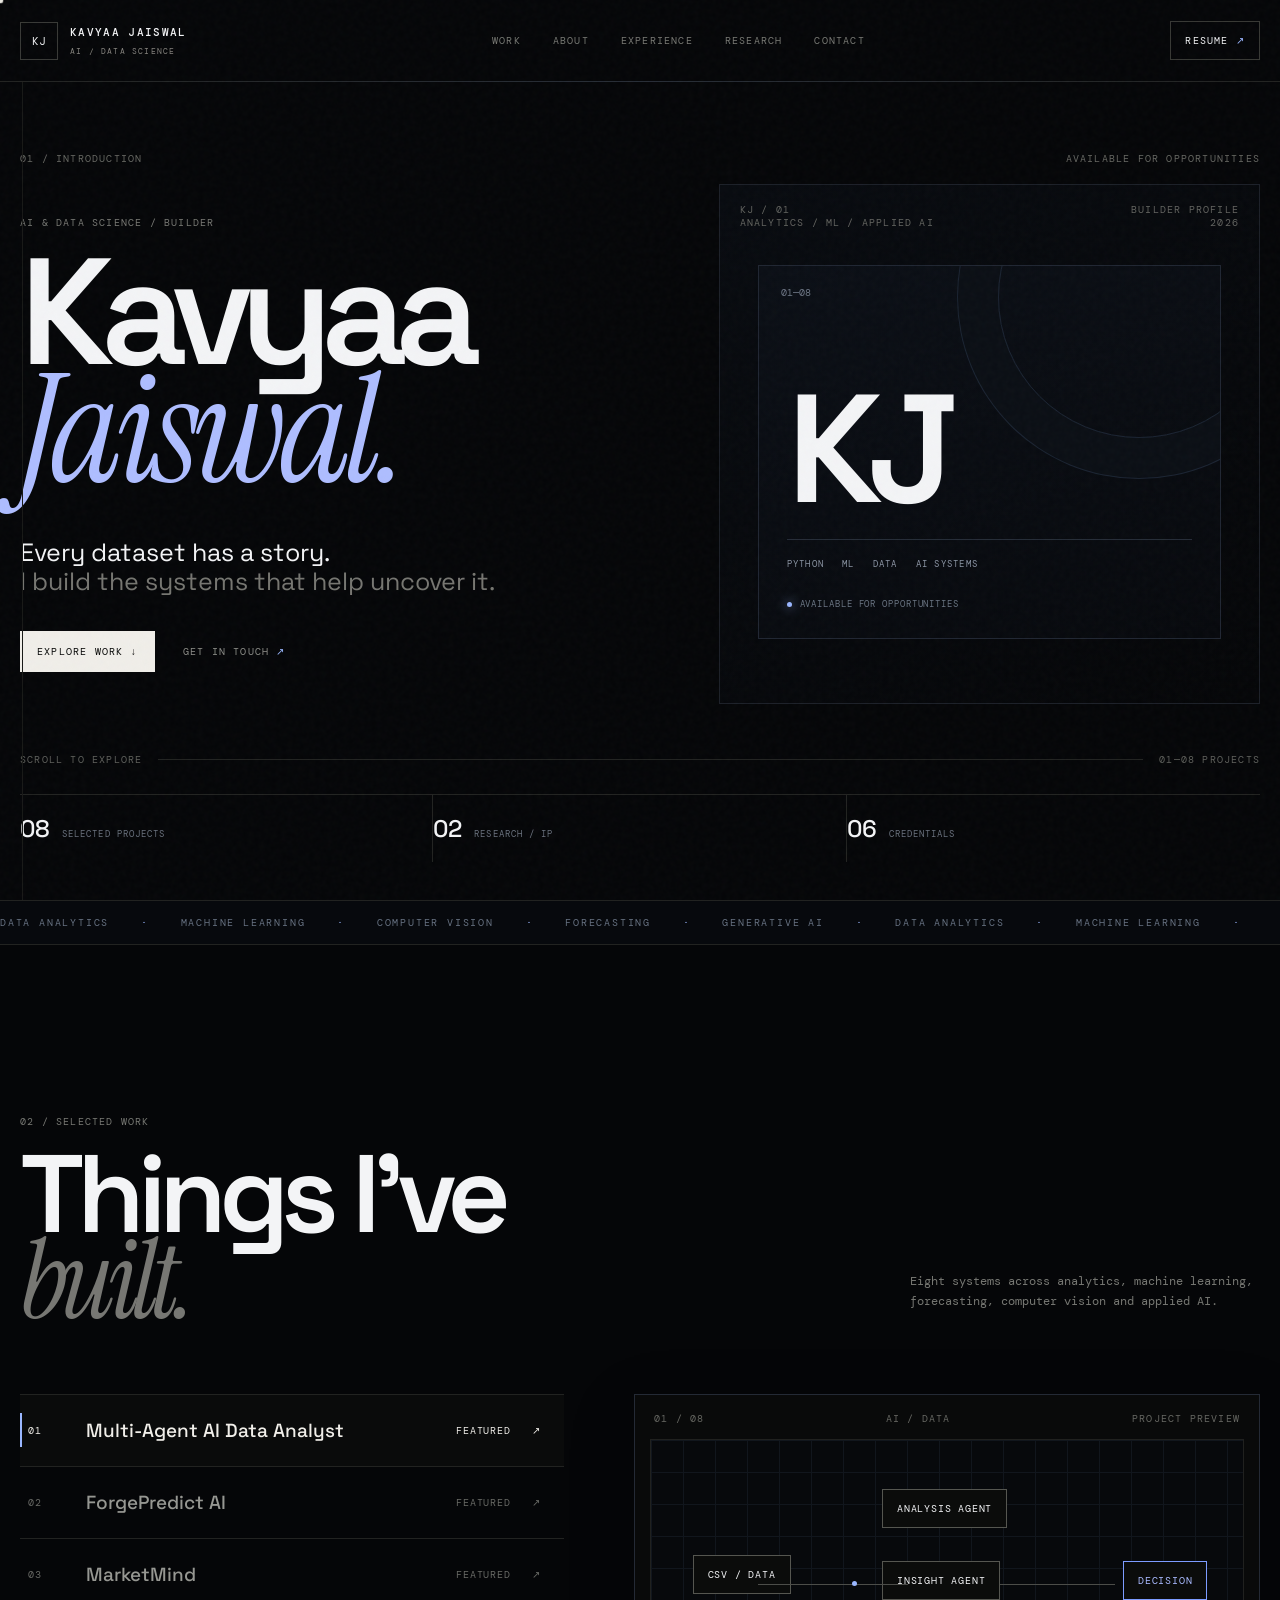
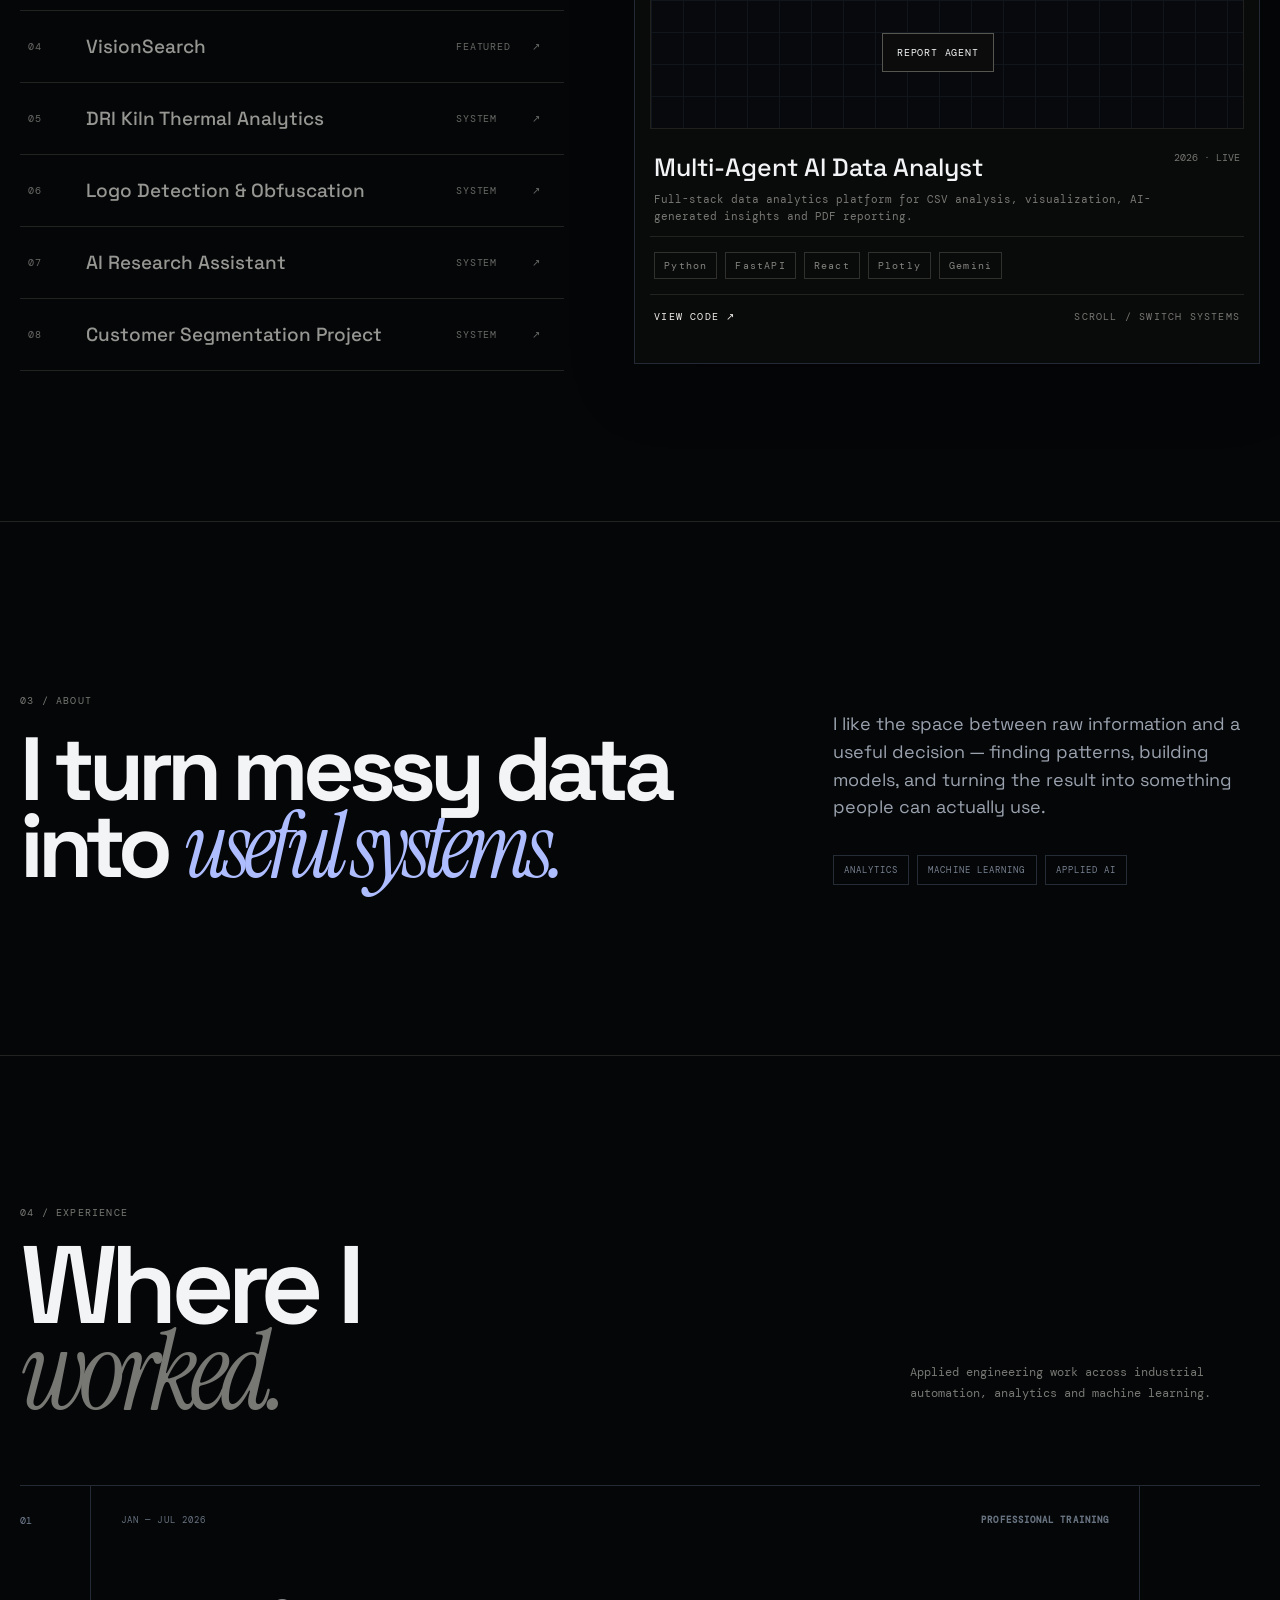
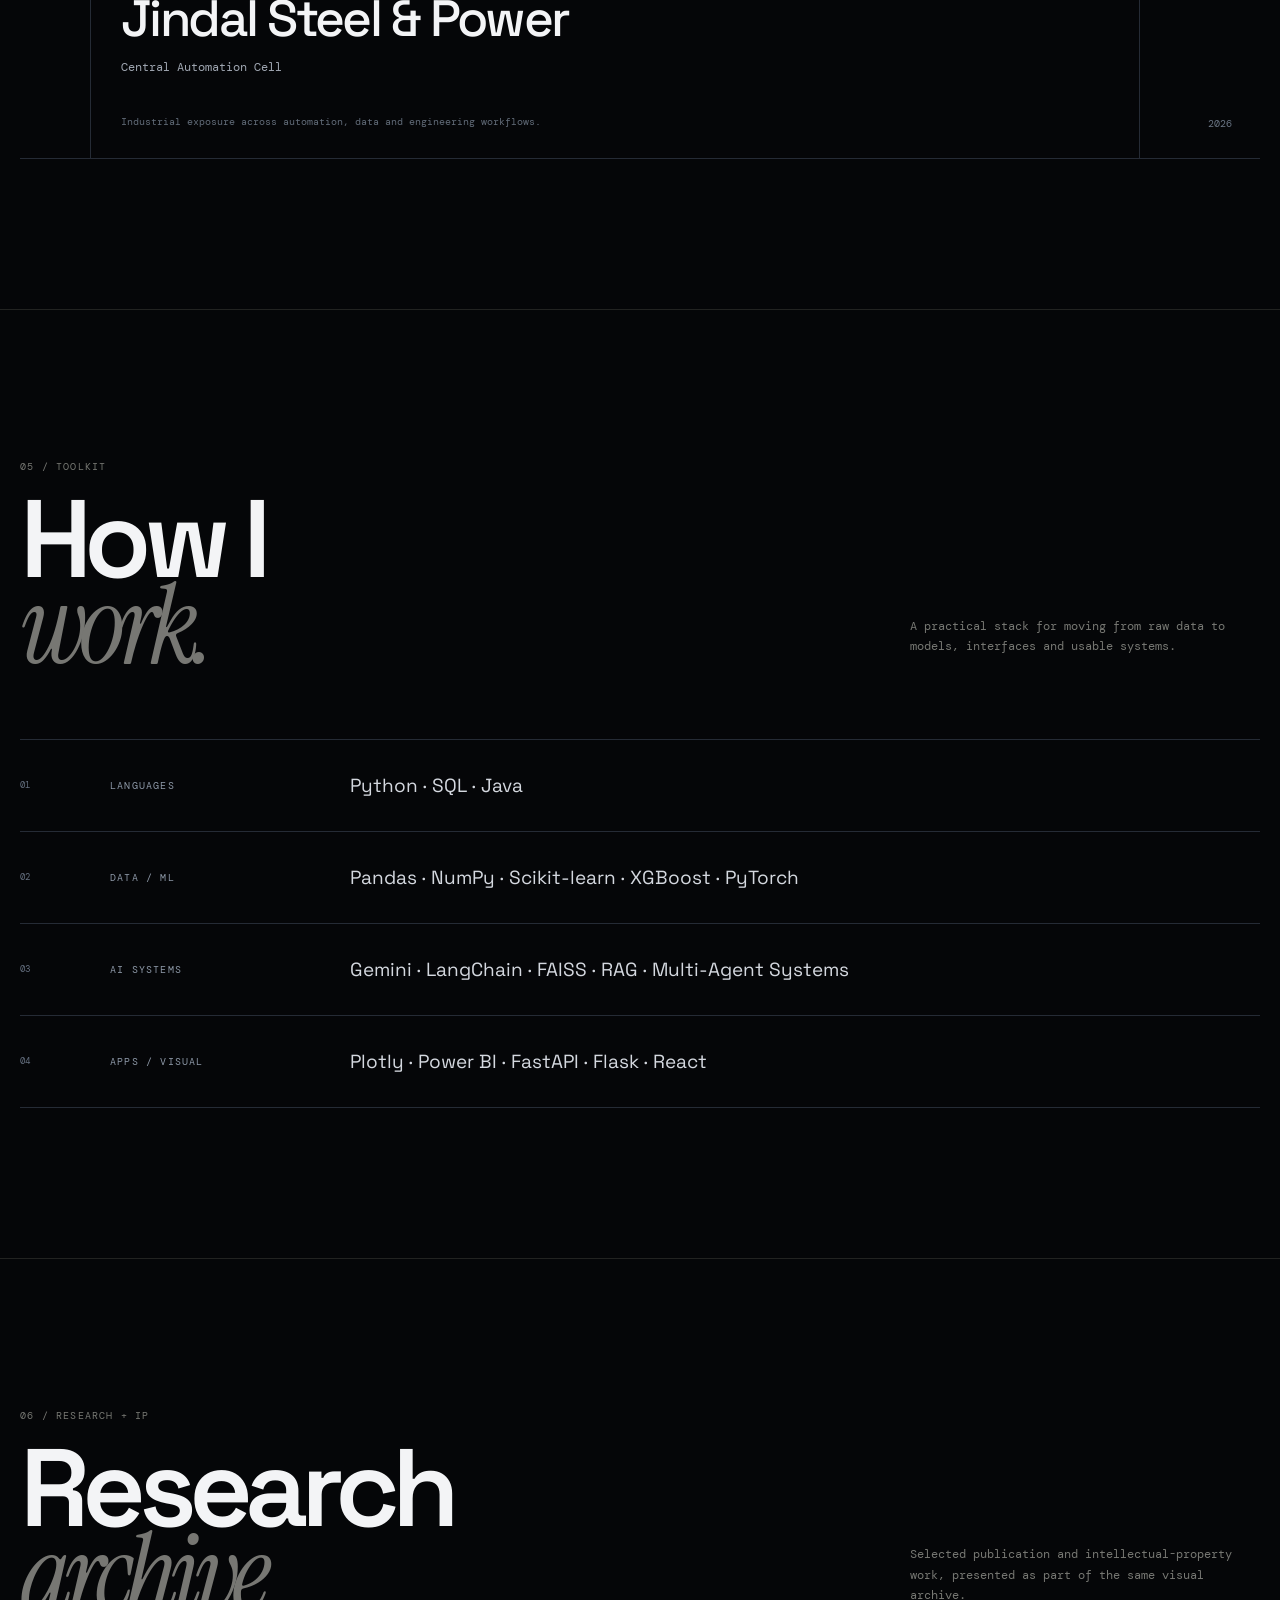
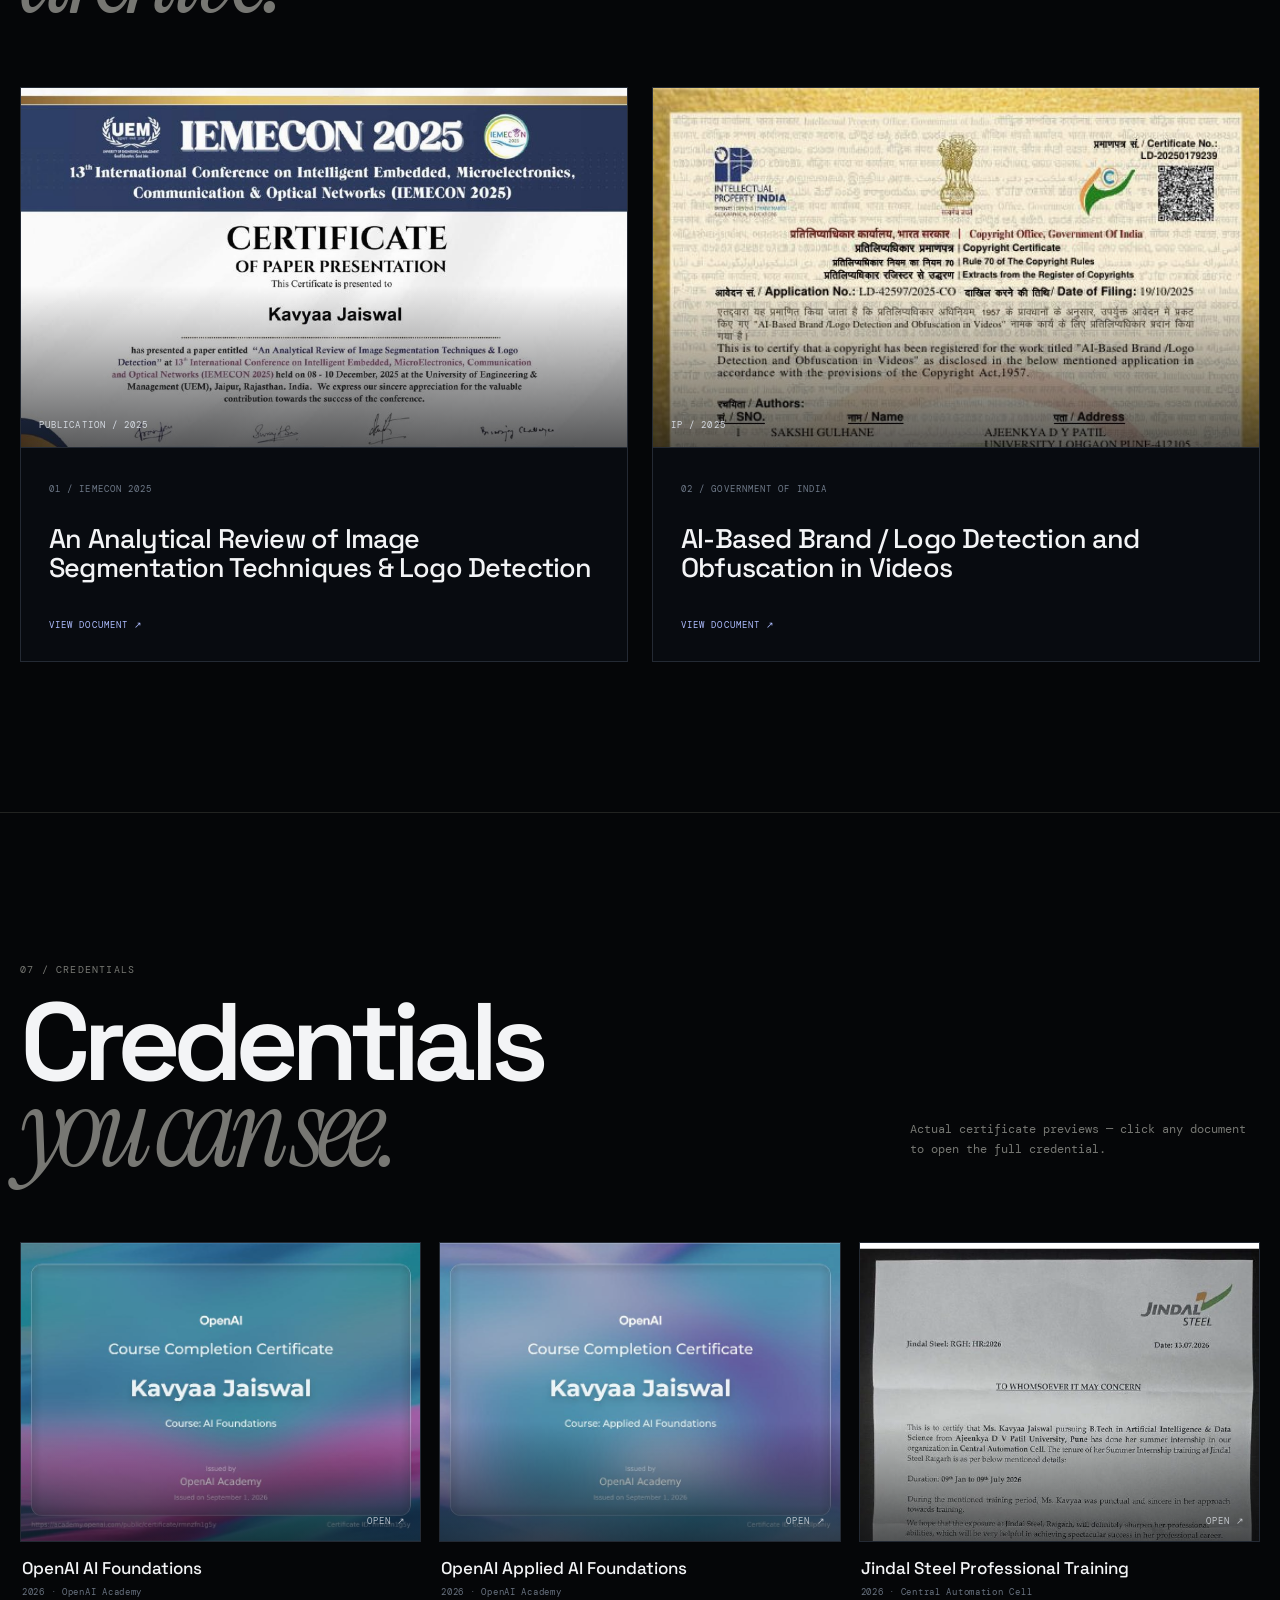
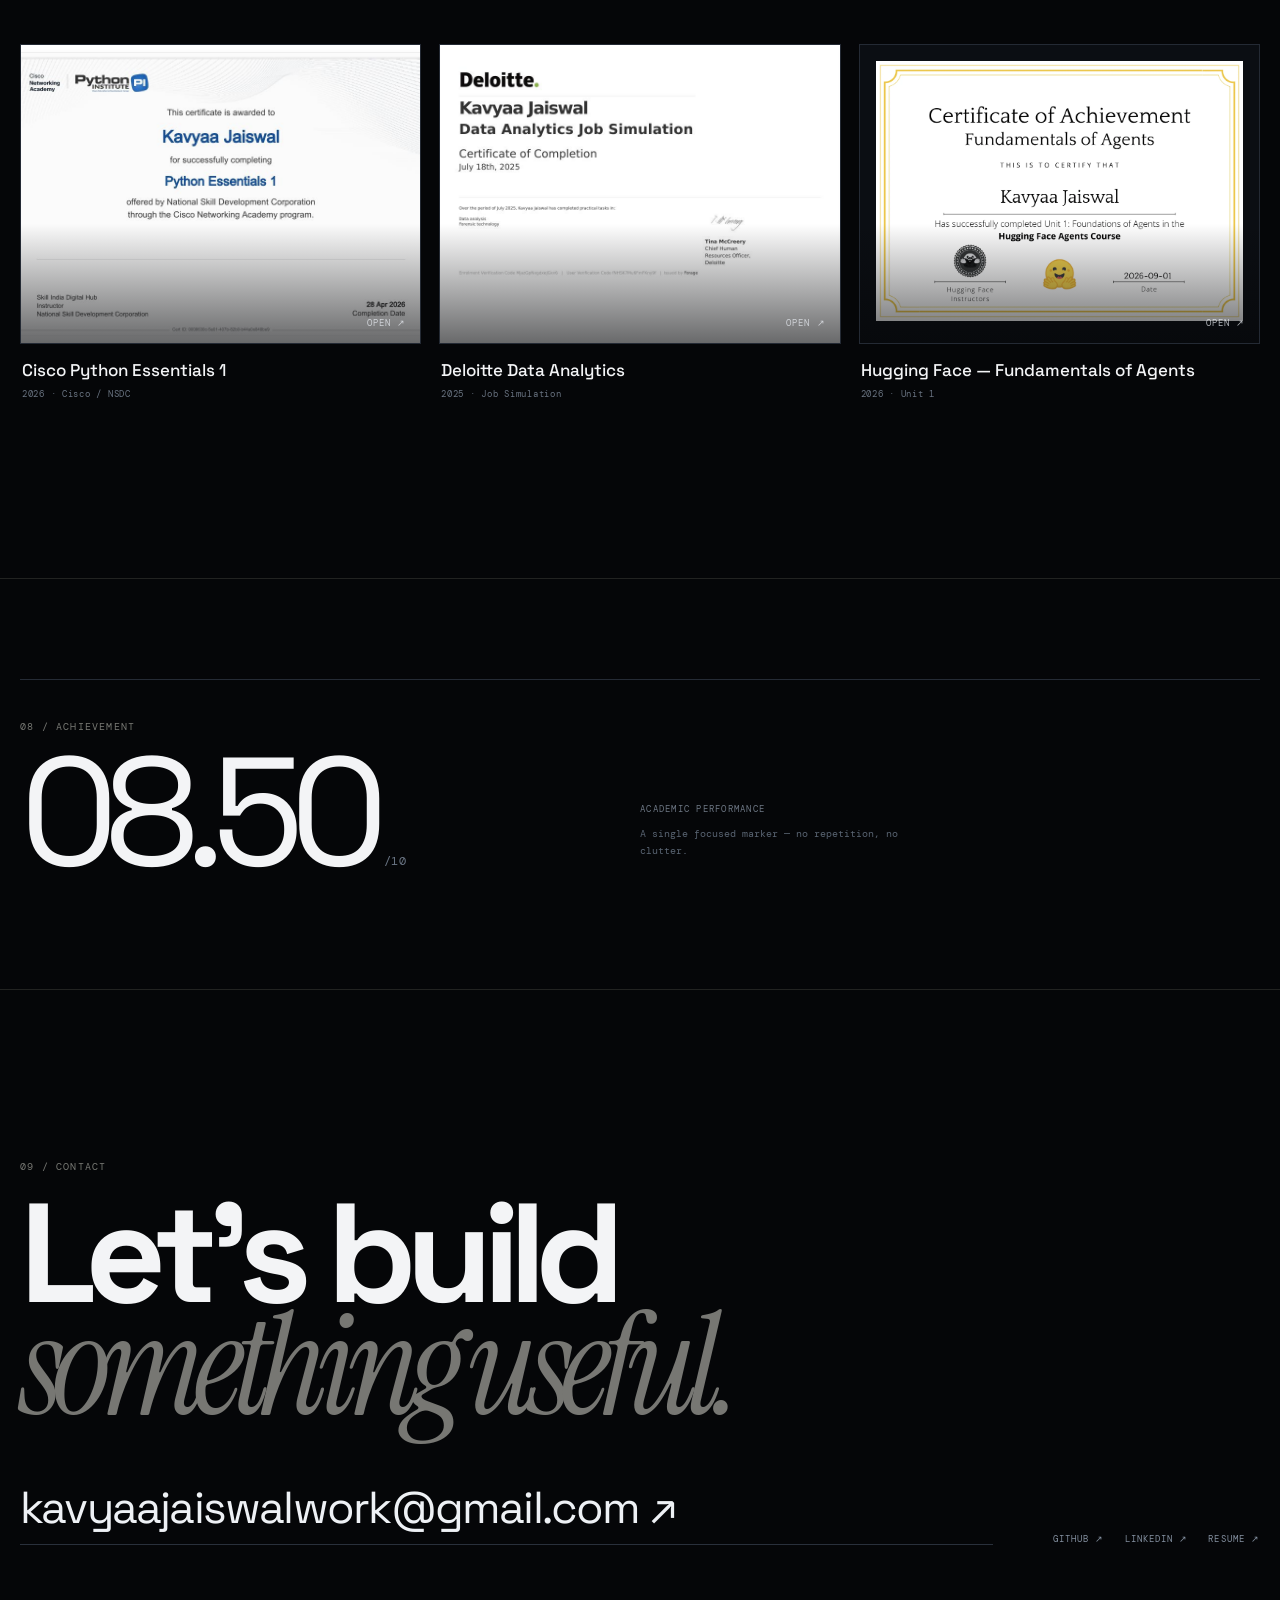
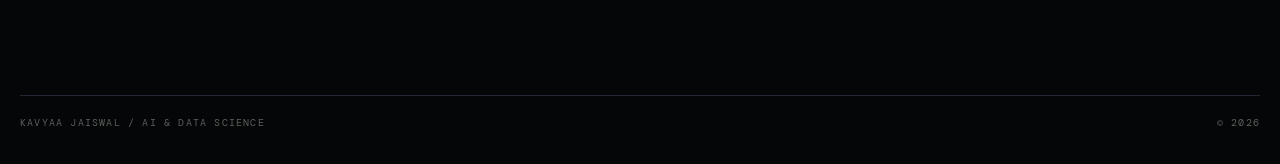
<file: index.html>
<!doctype html><html lang="en"><head><meta charset="utf-8"><meta name="viewport" content="width=device-width,initial-scale=1"><meta name="description" content="Kavyaa Jaiswal — AI & Data Science portfolio"><title>Kavyaa Jaiswal — AI / Data Science</title><link rel="preconnect" href="https://fonts.googleapis.com"><link rel="preconnect" href="https://fonts.gstatic.com" crossorigin><link href="https://fonts.googleapis.com/css2?family=DM+Mono:wght@400;500&family=Instrument+Serif:ital@0;1&family=Space+Grotesk:wght@400;500;600;700&display=swap" rel="stylesheet"><link rel="stylesheet" href="styles.css"></head><body>
<div class="cursor" id="cursor"></div><div class="grain"></div><div class="scrollline"><span id="scrollDot"></span></div>
<header><a class="logo" href="#top"><span>KJ</span><b>KAVYAA JAISWAL</b><small>AI / DATA SCIENCE</small></a><nav><a href="#work">WORK</a><a href="#about">ABOUT</a><a href="#experience">EXPERIENCE</a><a href="#research">RESEARCH</a><a href="#contact">CONTACT</a></nav><a class="resume" href="Kavyaa_Jaiswal_Resume.pdf" target="_blank">RESUME <i>↗</i></a></header>
<main id="top">
<section class="hero"><div class="hero-meta"><span>01 / INTRODUCTION</span><span>AVAILABLE FOR OPPORTUNITIES</span></div><div class="hero-grid"><div class="hero-copy"><p class="micro">AI & DATA SCIENCE / BUILDER</p><h1>Kavyaa<br><em>Jaiswal.</em></h1><p class="manifesto">Every dataset has a story.<br><span>I build the systems that help uncover it.</span></p><div class="hero-links"><a class="solid" href="#work">EXPLORE WORK <b>↓</b></a><a href="#contact">GET IN TOUCH <b>↗</b></a></div></div><div class="hero-object">
<div class="object-head"><span>KJ / 01</span><span>BUILDER PROFILE</span></div>
<div class="identity-panel"><div class="identity-index">01—08</div><div class="identity-name">KJ</div><div class="identity-rule"></div><div class="identity-meta"><span>PYTHON</span><span>ML</span><span>DATA</span><span>AI SYSTEMS</span></div><div class="identity-status"><i></i><span>AVAILABLE FOR OPPORTUNITIES</span></div></div>
<div class="object-foot"><span>ANALYTICS / ML / APPLIED AI</span><span>2026</span></div></div></div><div class="hero-bottom"><span>SCROLL TO EXPLORE</span><div></div><span>01—08 PROJECTS</span></div><div class="hero-stats"><div><b>08</b><span>SELECTED PROJECTS</span></div><div><b>02</b><span>RESEARCH / IP</span></div><div><b>06</b><span>CREDENTIALS</span></div></div></section>
<div class="marquee"><div>DATA ANALYTICS <i>·</i> MACHINE LEARNING <i>·</i> COMPUTER VISION <i>·</i> FORECASTING <i>·</i> GENERATIVE AI <i>·</i> DATA ANALYTICS <i>·</i> MACHINE LEARNING <i>·</i></div></div>
<section id="work" class="work"><div class="section-intro"><div><p class="micro">02 / SELECTED WORK</p><h2>Things I've<br><em>built.</em></h2></div><p>Eight systems across analytics, machine learning, forecasting, computer vision and applied AI.</p></div><div class="work-layout"><div class="project-list" id="projectList"></div><div class="preview-wrap"><div class="preview" id="preview"><div class="preview-top"><span id="previewNo">01 / 08</span><span id="previewType">AI / DATA</span><span>PROJECT PREVIEW</span></div><div class="viz" id="viz"></div><div class="preview-info"><div><h3 id="previewTitle">Multi-Agent AI Data Analyst</h3><p id="previewDesc"></p></div><span id="previewYear">2026 · LIVE</span></div><div class="tags" id="previewTags"></div><div class="preview-actions"><a id="github" target="_blank">VIEW CODE ↗</a><span>SCROLL / SWITCH SYSTEMS</span></div></div></div></div></section>
<section id="about" class="statement section">
<div class="statement-grid"><div><p class="micro">03 / ABOUT</p><h2>I turn messy data into <em>useful systems.</em></h2></div><div class="statement-copy"><p>I like the space between raw information and a useful decision — finding patterns, building models, and turning the result into something people can actually use.</p><div class="statement-tags"><span>ANALYTICS</span><span>MACHINE LEARNING</span><span>APPLIED AI</span></div></div></div>
</section>
<section id="experience" class="experience section">
<div class="section-intro"><div><p class="micro">04 / EXPERIENCE</p><h2>Where I<br><em>worked.</em></h2></div><p>Applied engineering work across industrial automation, analytics and machine learning.</p></div>
<div class="timeline"><div class="timeline-mark">01</div><div class="timeline-main"><div class="timeline-top"><span>JAN — JUL 2026</span><b>PROFESSIONAL TRAINING</b></div><h3>Jindal Steel &amp; Power</h3><p>Central Automation Cell</p><div class="timeline-note">Industrial exposure across automation, data and engineering workflows.</div></div><div class="timeline-year">2026</div></div>
</section>
<section id="toolkit" class="toolkit section">
<div class="section-intro"><div><p class="micro">05 / TOOLKIT</p><h2>How I<br><em>work.</em></h2></div><p>A practical stack for moving from raw data to models, interfaces and usable systems.</p></div>
<div class="taxonomy"><div class="tax-row"><span>01</span><b>LANGUAGES</b><p>Python · SQL · Java</p></div><div class="tax-row"><span>02</span><b>DATA / ML</b><p>Pandas · NumPy · Scikit-learn · XGBoost · PyTorch</p></div><div class="tax-row"><span>03</span><b>AI SYSTEMS</b><p>Gemini · LangChain · FAISS · RAG · Multi-Agent Systems</p></div><div class="tax-row"><span>04</span><b>APPS / VISUAL</b><p>Plotly · Power BI · FastAPI · Flask · React</p></div></div>
</section>
<section id="research" class="research section">
<div class="section-intro"><div><p class="micro">06 / RESEARCH + IP</p><h2>Research<br><em>archive.</em></h2></div><p>Selected publication and intellectual-property work, presented as part of the same visual archive.</p></div>
<div class="research-grid"><article><div class="doc-preview"><img src="certificates/thumbs/Paper_publication_certificate.jpg" alt="Paper publication certificate"><span>PUBLICATION / 2025</span></div><div class="doc-copy"><span>01 / IEMECON 2025</span><h3>An Analytical Review of Image Segmentation Techniques &amp; Logo Detection</h3><a href="certificates/Paper publication certificate.pdf" target="_blank">VIEW DOCUMENT ↗</a></div></article><article><div class="doc-preview"><img src="certificates/thumbs/copyright_certificate.jpg" alt="Government of India copyright certificate"><span>IP / 2025</span></div><div class="doc-copy"><span>02 / GOVERNMENT OF INDIA</span><h3>AI-Based Brand / Logo Detection and Obfuscation in Videos</h3><a href="certificates/copyright_certificate.pdf" target="_blank">VIEW DOCUMENT ↗</a></div></article></div>
</section>
<section id="certifications" class="certs section">
<div class="section-intro"><div><p class="micro">07 / CREDENTIALS</p><h2>Credentials<br><em>you can see.</em></h2></div><p>Actual certificate previews — click any document to open the full credential.</p></div>
<div class="cert-gallery">
<a class="cert-card" href="certificates/certificate-rmnzfn1g5y.pdf" target="_blank"><div class="cert-image"><img src="certificates/thumbs/certificate-rmnzfn1g5y.jpg" alt="OpenAI AI Foundations certificate"><span>OPEN ↗</span></div><div class="cert-meta"><b>OpenAI AI Foundations</b><small>2026 · OpenAI Academy</small></div></a>
<a class="cert-card" href="certificates/certificate-8qm8lp6niy.pdf" target="_blank"><div class="cert-image"><img src="certificates/thumbs/certificate-8qm8lp6niy.jpg" alt="OpenAI Applied AI Foundations certificate"><span>OPEN ↗</span></div><div class="cert-meta"><b>OpenAI Applied AI Foundations</b><small>2026 · OpenAI Academy</small></div></a>
<a class="cert-card" href="certificates/Jaiswal_Kavyaa_ProfessionalTraining.pdf" target="_blank"><div class="cert-image"><img src="certificates/thumbs/Jaiswal_Kavyaa_ProfessionalTraining.jpg" alt="Jindal Steel professional training certificate"><span>OPEN ↗</span></div><div class="cert-meta"><b>Jindal Steel Professional Training</b><small>2026 · Central Automation Cell</small></div></a>
<a class="cert-card" href="certificates/Python_Essentials_1_certificate_kavyaajaiswal474-gmail-com_0008630c-5e01-407b-82b0-b44a0e848be9.pdf" target="_blank"><div class="cert-image"><img src="certificates/thumbs/Python_Essentials_1_certificate_kavyaajaiswal474-gmail-com_0008630c-5e01-407b-82b0-b44a0e848be9.jpg" alt="Cisco Python Essentials 1 certificate"><span>OPEN ↗</span></div><div class="cert-meta"><b>Cisco Python Essentials 1</b><small>2026 · Cisco / NSDC</small></div></a>
<a class="cert-card" href="certificates/deloitte data analytics.pdf" target="_blank"><div class="cert-image"><img src="certificates/thumbs/deloitte_data_analytics.jpg" alt="Deloitte Data Analytics certificate"><span>OPEN ↗</span></div><div class="cert-meta"><b>Deloitte Data Analytics</b><small>2025 · Job Simulation</small></div></a>
<a class="cert-card" href="certificates/image.webp" target="_blank"><div class="cert-image image-cert"><img src="certificates/image.webp" alt="Hugging Face Fundamentals of Agents certificate"><span>OPEN ↗</span></div><div class="cert-meta"><b>Hugging Face — Fundamentals of Agents</b><small>2026 · Unit 1</small></div></a>
</div></section>
<section class="achievement section"><div class="achievement-grid"><div><p class="micro">08 / ACHIEVEMENT</p><div class="score">08.50<small>/10</small></div></div><div><p class="achievement-label">ACADEMIC PERFORMANCE</p><p class="achievement-copy">A single focused marker — no repetition, no clutter.</p></div></div></section>
<section id="contact" class="contact"><p class="micro">09 / CONTACT</p><h2>Let's build<br><em>something useful.</em></h2><div class="contact-grid"><a class="mail" href="mailto:kavyaajaiswalwork@gmail.com">kavyaajaiswalwork@gmail.com ↗</a><div class="socials"><a href="https://github.com/kavyyyaaa" target="_blank">GITHUB ↗</a><a href="https://www.linkedin.com" target="_blank">LINKEDIN ↗</a><a href="Kavyaa_Jaiswal_Resume.pdf" target="_blank">RESUME ↗</a></div></div><div class="contact-foot"><span>KAVYAA JAISWAL / AI &amp; DATA SCIENCE</span><span>© 2026</span></div></section>
</main></main><script src="script.js"></script></body></html>
</file>
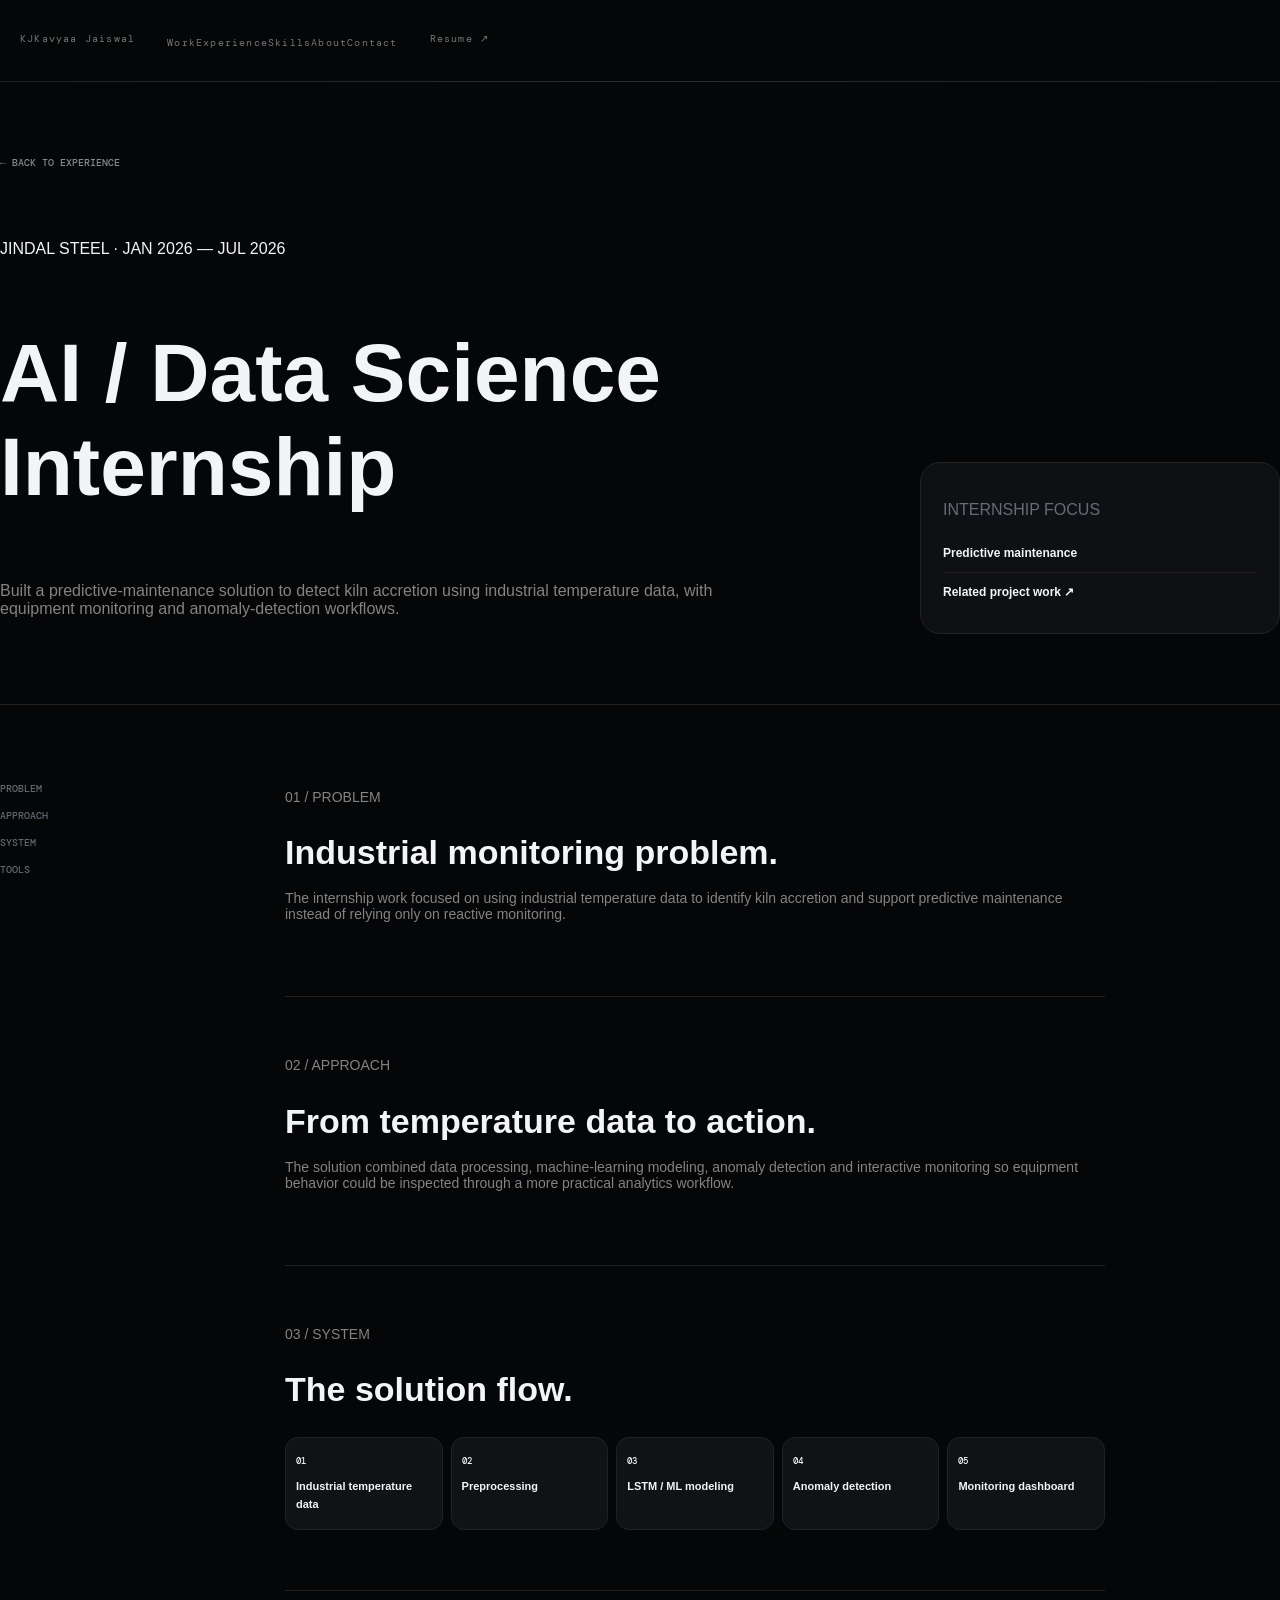
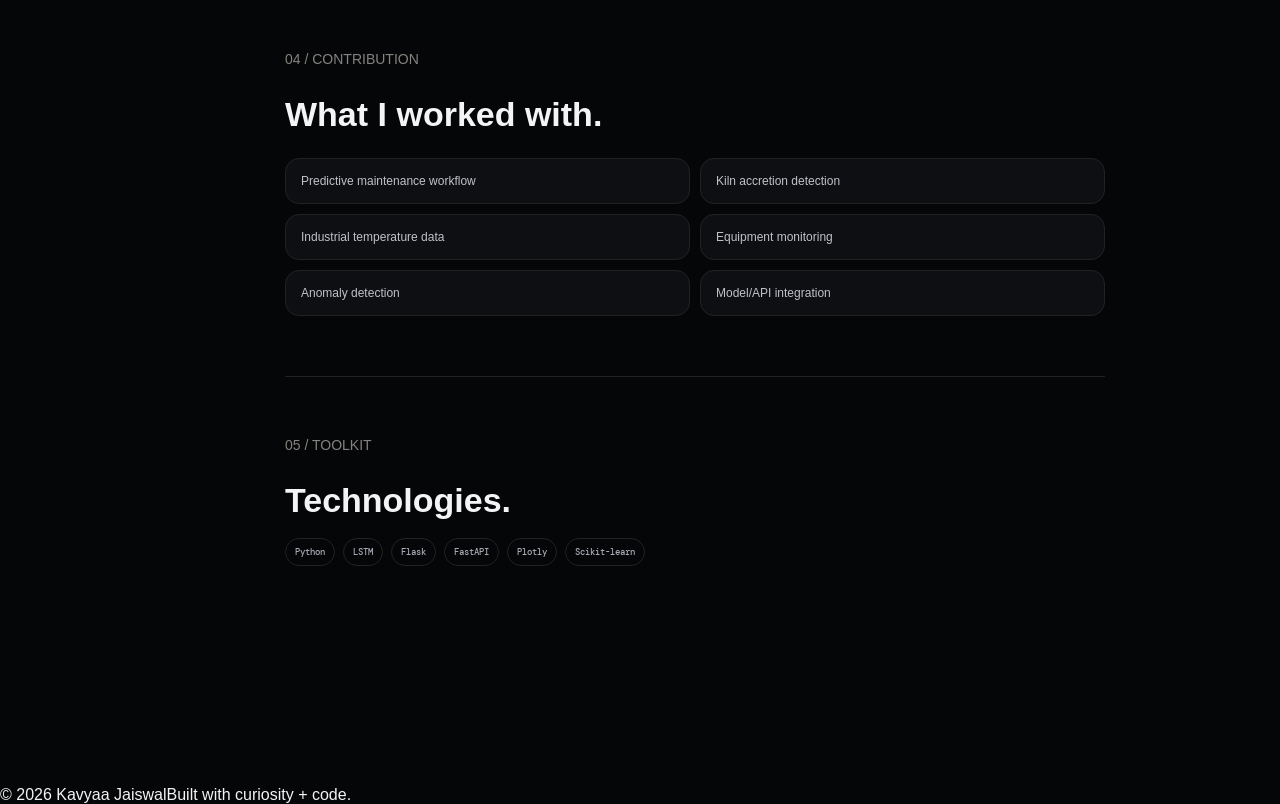
<file: internship.html>
<!DOCTYPE html>
<html lang="en">
<head>
  <meta charset="UTF-8">
  <meta name="viewport" content="width=device-width, initial-scale=1.0">
  <meta name="description" content="Kavyaa Jaiswal — Jindal Steel AI and Data Science internship case study.">
  <title>Jindal Steel Internship — Kavyaa Jaiswal</title>
  <link rel="icon" href="assets/favicon.svg" type="image/svg+xml">
  <link rel="preconnect" href="https://fonts.googleapis.com">
  <link rel="preconnect" href="https://fonts.gstatic.com" crossorigin>
  <link href="https://fonts.googleapis.com/css2?family=DM+Mono:wght@400;500&family=Manrope:wght@400;500;600;700;800&display=swap" rel="stylesheet">
  <link rel="stylesheet" href="styles.css">
  <style>
    .case-page{padding-top:70px;padding-bottom:100px}.case-back{display:inline-flex;gap:8px;color:#858891;font:500 10px "DM Mono",monospace;text-transform:uppercase;margin-bottom:55px}.case-back:hover{color:var(--accent)}
    .case-hero{display:grid;grid-template-columns:1fr 360px;gap:70px;align-items:end;padding-bottom:70px;border-bottom:1px solid var(--line)}.case-hero h1{font-size:clamp(48px,7vw,82px);max-width:800px}.case-summary{color:var(--muted);font-size:16px;max-width:720px;margin-top:24px}
    .case-side{border:1px solid var(--line);border-radius:20px;padding:22px;background:#0e1014}.case-side .mono{color:#686b74;margin-bottom:15px}.case-side a{display:block;padding:12px 0;border-top:1px solid var(--line);font-size:12px;font-weight:800}.case-side a:first-of-type{border-top:0}
    .case-body{display:grid;grid-template-columns:220px 1fr;gap:65px;margin-top:70px}.case-nav{position:sticky;top:105px;align-self:start}.case-nav a{display:block;color:#646770;font:500 10px "DM Mono",monospace;text-transform:uppercase;padding:7px 0}.case-nav a:hover{color:var(--accent)}
    .case-content{max-width:820px}.case-block{padding-bottom:60px;margin-bottom:60px;border-bottom:1px solid var(--line)}.case-block:last-child{border-bottom:0}.case-block h2{font-size:34px;margin-bottom:18px}.case-block p{font-size:14px;color:var(--muted);margin-bottom:14px}
    .feature-list{display:grid;grid-template-columns:1fr 1fr;gap:10px;margin-top:24px}.feature-item{border:1px solid var(--line);border-radius:14px;padding:15px;background:#0d0f12;font-size:12px;color:#c0c2c8}
    .pipeline{display:grid;grid-template-columns:repeat(5,1fr);gap:8px;margin-top:28px}.pipeline div{border:1px solid var(--line);border-radius:13px;padding:17px 10px;min-height:90px;background:#101216}.pipeline b{display:block;color:var(--accent);font:500 9px "DM Mono",monospace;margin-bottom:9px}.pipeline span{font-size:11px;font-weight:700}
    .stack{display:flex;gap:8px;flex-wrap:wrap}.stack span{font:500 9px "DM Mono",monospace;border:1px solid var(--line);border-radius:999px;padding:7px 9px;color:#a7aab2}
    @media(max-width:850px){.case-hero{grid-template-columns:1fr;gap:30px}.case-body{grid-template-columns:1fr}.case-nav{position:static;display:flex;gap:18px;flex-wrap:wrap}.pipeline{grid-template-columns:1fr 1fr}.feature-list{grid-template-columns:1fr}}
  </style>
</head>
<body>
<div class="noise"></div>
<header class="nav-wrap"><nav class="nav container">
  <a class="brand" href="index.html"><span class="brand-mark">KJ</span><span>Kavyaa Jaiswal</span></a>
  <div class="nav-links"><a href="index.html#work">Work</a><a href="index.html#experience">Experience</a><a href="index.html#skills">Skills</a><a href="index.html#about">About</a><a href="index.html#contact">Contact</a></div>
  <a class="nav-cta" href="Kavyaa_Jaiswal_Resume.pdf" download>Resume ↗</a>
</nav></header>

<main class="case-page container">
  <a class="case-back" href="index.html#experience">← Back to experience</a>
  <section class="case-hero">
    <div>
      <p class="section-kicker">JINDAL STEEL · JAN 2026 — JUL 2026</p>
      <h1>AI / Data Science Internship</h1>
      <p class="case-summary">Built a predictive-maintenance solution to detect kiln accretion using industrial temperature data, with equipment monitoring and anomaly-detection workflows.</p>
    </div>
    <aside class="case-side">
      <p class="mono">INTERNSHIP FOCUS</p>
      <a href="index.html#experience">Predictive maintenance</a>
      <a href="index.html#work">Related project work ↗</a>
    </aside>
  </section>

  <section class="case-body">
    <aside class="case-nav">
      <a href="#problem">Problem</a><a href="#approach">Approach</a><a href="#system">System</a><a href="#tools">Tools</a>
    </aside>
    <div class="case-content">
      <article class="case-block" id="problem"><p class="section-kicker">01 / PROBLEM</p><h2>Industrial monitoring problem.</h2><p>The internship work focused on using industrial temperature data to identify kiln accretion and support predictive maintenance instead of relying only on reactive monitoring.</p></article>
      <article class="case-block" id="approach"><p class="section-kicker">02 / APPROACH</p><h2>From temperature data to action.</h2><p>The solution combined data processing, machine-learning modeling, anomaly detection and interactive monitoring so equipment behavior could be inspected through a more practical analytics workflow.</p></article>
      <article class="case-block" id="system"><p class="section-kicker">03 / SYSTEM</p><h2>The solution flow.</h2><div class="pipeline"><div><b>01</b><span>Industrial temperature data</span></div><div><b>02</b><span>Preprocessing</span></div><div><b>03</b><span>LSTM / ML modeling</span></div><div><b>04</b><span>Anomaly detection</span></div><div><b>05</b><span>Monitoring dashboard</span></div></div></article>
      <article class="case-block"><p class="section-kicker">04 / CONTRIBUTION</p><h2>What I worked with.</h2><div class="feature-list"><div class="feature-item">Predictive maintenance workflow</div><div class="feature-item">Kiln accretion detection</div><div class="feature-item">Industrial temperature data</div><div class="feature-item">Equipment monitoring</div><div class="feature-item">Anomaly detection</div><div class="feature-item">Model/API integration</div></div></article>
      <article class="case-block" id="tools"><p class="section-kicker">05 / TOOLKIT</p><h2>Technologies.</h2><div class="stack"><span>Python</span><span>LSTM</span><span>Flask</span><span>FastAPI</span><span>Plotly</span><span>Scikit-learn</span></div></article>
    </div>
  </section>
</main>
<footer class="footer container"><span>© 2026 Kavyaa Jaiswal</span><span>Built with curiosity + code.</span></footer>
</body>
</html>
</file>
<file: styles.css>
:root{--bg:#050607;--ink:#f0eee9;--muted:#85837e;--dim:#4e4d49;--line:#222321;--blue:#9ab7ff;--serif:'Instrument Serif',serif;--sans:'Space Grotesk',sans-serif;--mono:'DM Mono',monospace;--max:1320px}*{box-sizing:border-box}html{scroll-behavior:smooth}body{margin:0;background:var(--bg);color:var(--ink);font-family:var(--sans);overflow-x:hidden}a{color:inherit;text-decoration:none}button{font:inherit}.grain{position:fixed;inset:0;pointer-events:none;opacity:.035;background-image:url("data:image/svg+xml,%3Csvg viewBox='0 0 180 180' xmlns='http://www.w3.org/2000/svg'%3E%3Cfilter id='n'%3E%3CfeTurbulence type='fractalNoise' baseFrequency='.9' numOctaves='2' stitchTiles='stitch'/%3E%3C/filter%3E%3Crect width='100%25' height='100%25' filter='url(%23n)' opacity='.8'/%3E%3C/svg%3E");z-index:20}.cursor{position:fixed;width:7px;height:7px;border-radius:50%;background:var(--ink);pointer-events:none;z-index:30;mix-blend-mode:difference;transform:translate(-50%,-50%)}.scrollline{position:fixed;left:22px;top:0;bottom:0;width:1px;background:#181917;z-index:10}.scrollline span{position:absolute;top:0;left:-2px;width:5px;height:5px;border-radius:50%;background:var(--blue)}header{height:82px;display:flex;align-items:center;justify-content:space-between;max-width:calc(var(--max) + 40px);padding:0 20px;margin:auto;border-bottom:1px solid var(--line);position:sticky;top:0;background:rgba(5,6,7,.95);z-index:15}.logo{display:grid;grid-template-columns:38px auto;column-gap:12px;align-items:center}.logo span{grid-row:1/3;border:1px solid #383936;width:38px;height:38px;display:grid;place-items:center;font:11px var(--mono)}.logo b{font:500 11px var(--mono);letter-spacing:.12em}.logo small{font:8px var(--mono);letter-spacing:.15em;color:var(--muted)}nav{display:flex;gap:32px}nav a,.resume,.micro,.hero-meta,.hero-bottom,.object-head,.object-foot,.lab-meta,.preview-top,.preview-actions,.tags,.exp-row>span,.exp-row>b,.tool-grid span,.archive article>span,.archive a,.cert-list small,.cert-list i,.contact-foot{font:10px var(--mono);letter-spacing:.12em}nav a{color:#777873}nav a:hover,.resume:hover{color:var(--ink)}.resume{border:1px solid #373834;padding:12px 14px}.resume i{font-style:normal;color:var(--blue)}.hero,.work,.section,.contact{max-width:var(--max);margin:auto}.hero{min-height:calc(100vh - 82px);padding:90px 20px 38px;display:flex;flex-direction:column}.hero-meta{display:flex;justify-content:space-between;color:#666762}.hero-grid{display:grid;grid-template-columns:1.05fr .95fr;gap:80px;align-items:center;flex:1}.micro{color:#777873;margin:0 0 24px}.hero h1{font-size:clamp(78px,12vw,180px);line-height:.78;letter-spacing:-.075em;margin:0;font-weight:600}.hero h1 em{font-family:var(--serif);font-weight:400;font-style:italic;letter-spacing:-.04em}.manifesto{font-size:24px;line-height:1.18;margin:48px 0 34px;max-width:650px}.manifesto span{color:#767671}.hero-links{display:flex;gap:28px;align-items:center}.hero-links a{font:10px var(--mono);letter-spacing:.12em;color:#8c8d88}.hero-links .solid{background:var(--ink);color:#080908;padding:14px 17px}.hero-links b{color:var(--blue);font-weight:400}.hero-links .solid b{color:#111}.hero-object{height:470px;border-left:1px solid var(--line);border-bottom:1px solid var(--line);position:relative;padding:18px 20px}.object-head,.object-foot{display:flex;justify-content:space-between;color:#62635f}.orb{height:100%;display:grid;place-items:center;position:relative;overflow:hidden}.orb-ring{position:absolute;border:1px solid #2a2b29;border-radius:50%;transform:rotate(-25deg)}.r1{width:310px;height:310px}.r2{width:420px;height:170px;border-color:#242522}.r3{width:220px;height:430px;border-color:#1d1e1c}.orb-core{display:flex;align-items:center;gap:13px;border:1px solid #3a3b37;padding:18px 20px;font:11px var(--mono);letter-spacing:.12em;background:#080909}.orb-core span{color:var(--blue)}.orb-dot{position:absolute;width:5px;height:5px;background:var(--blue);border-radius:50%;box-shadow:0 0 18px #6e8fdc}.d1{top:29%;right:23%}.d2{bottom:30%;left:24%}.hero-bottom{display:flex;gap:16px;align-items:center;color:#5e5f5b;margin-top:30px}.hero-bottom div{height:1px;background:var(--line);flex:1}.marquee{border-top:1px solid var(--line);border-bottom:1px solid var(--line);overflow:hidden;white-space:nowrap;color:#666762}.marquee div{padding:15px 0;display:inline-block;min-width:100%;animation:marq 24s linear infinite;font:10px var(--mono);letter-spacing:.18em}.marquee i{color:var(--blue);font-style:normal;margin:0 24px}@keyframes marq{to{transform:translateX(-30%)}}.work{padding:150px 20px}.section-intro{display:flex;justify-content:space-between;align-items:flex-end;gap:50px;margin-bottom:70px}.section-intro h2{font-size:clamp(64px,9vw,130px);line-height:.78;letter-spacing:-.07em;margin:0;font-weight:600}.section-intro h2 em{font-family:var(--serif);font-weight:400;color:#777773}.section-intro>p{max-width:350px;color:#777873;font:12px/1.7 var(--mono)}.work-layout{display:grid;grid-template-columns:1fr 1.15fr;gap:70px}.project-list{border-top:1px solid var(--line)}.project-item{display:grid;grid-template-columns:42px 1fr 60px 24px;gap:16px;align-items:center;padding:23px 8px;border-bottom:1px solid var(--line);color:#686965;transition:.25s}.project-item span,.project-item small,.project-item i{font:10px var(--mono);letter-spacing:.08em}.project-item b{font-size:18px;font-weight:500;color:#969792}.project-item:hover,.project-item.active{color:var(--ink);background:#0a0b0b}.project-item.active b{color:var(--ink)}.project-item.active:before{content:'';width:2px;height:34px;background:var(--blue);position:absolute;left:0}.preview-wrap{position:sticky;top:120px;align-self:start}.preview{border:1px solid #292a27;background:#090a0a;padding:15px;min-height:570px}.preview-top{display:flex;justify-content:space-between;color:#666762;padding:2px 4px 14px}.viz{height:290px;border:1px solid #20211f;background-color:#070808;background-image:radial-gradient(#242521 .7px,transparent .7px);background-size:13px 13px;position:relative;overflow:hidden}.preview-info{display:flex;justify-content:space-between;gap:20px;padding:22px 4px 10px;border-bottom:1px solid var(--line)}.preview-info h3{font-size:25px;margin:0 0 8px;font-weight:500}.preview-info p{margin:0;color:#777873;font:11px/1.6 var(--mono);max-width:500px}.preview-info>span{font:10px var(--mono);color:#747570;white-space:nowrap}.tags{display:flex;gap:8px;flex-wrap:wrap;padding:15px 4px}.tags span{border:1px solid #30312e;padding:6px 9px;color:#858681}.preview-actions{display:flex;justify-content:space-between;border-top:1px solid var(--line);padding:15px 4px 2px;color:#777873}.preview-actions a{color:var(--ink)}.viz .node{position:absolute;border:1px solid #555650;background:#0b0c0b;padding:12px 14px;font:10px var(--mono);letter-spacing:.08em;animation:float 4s ease-in-out infinite}.viz .line{position:absolute;height:1px;background:#4c4d49;transform-origin:left center}.viz .pulse{position:absolute;width:5px;height:5px;background:var(--blue);border-radius:50%;animation:pulse 2.2s infinite}.viz .chart{position:absolute;inset:55px 45px;border-left:1px solid #3a3b37;border-bottom:1px solid #3a3b37}.viz .chart svg{width:100%;height:100%}.viz .thumb{position:absolute;border:1px solid #454641;background:#0d0e0d;width:74px;height:74px}.viz .thumb:after{content:'';position:absolute;inset:15px;border:1px solid #555650;transform:rotate(45deg)}@keyframes float{50%{transform:translateY(-5px)}}@keyframes pulse{50%{box-shadow:0 0 0 8px #9ab7ff11}}.section{padding:150px 20px;border-top:1px solid var(--line)}.exp-row{display:grid;grid-template-columns:90px 1fr 130px;border-top:1px solid var(--line);border-bottom:1px solid var(--line);padding:28px 0;align-items:start}.exp-row h3{margin:0 0 7px;font-size:25px;font-weight:500}.exp-row p{margin:0;color:#777873;font:12px var(--mono)}.exp-row>span,.exp-row>b{color:#686965}.tool-grid{display:grid;grid-template-columns:repeat(4,1fr);border-top:1px solid var(--line)}.tool-grid>div{min-height:220px;padding:24px;border-right:1px solid var(--line);border-bottom:1px solid var(--line);display:flex;flex-direction:column;gap:12px}.tool-grid span{color:#656661;margin-bottom:10px}.tool-grid strong{font-size:20px;font-weight:500}.archive{display:grid;grid-template-columns:1fr 1fr;border-top:1px solid var(--line)}.archive article{padding:30px;border-right:1px solid var(--line);border-bottom:1px solid var(--line)}.archive article>span{color:#686965}.archive h3{font-size:28px;line-height:1.05;font-weight:500;margin:40px 0 16px;max-width:520px}.archive p{font:11px var(--mono);color:#777873;margin-bottom:32px}.archive a{color:#a4a5a0}.cert-list{border-top:1px solid var(--line)}.cert-list a{display:grid;grid-template-columns:50px 1fr 100px 30px;gap:20px;align-items:center;padding:22px 8px;border-bottom:1px solid var(--line);transition:.2s}.cert-list a:hover{background:#0a0b0b}.cert-list span{font:10px var(--mono);color:#666762}.cert-list b{font-size:18px;font-weight:500}.cert-list small{color:#666762}.cert-list i{font-style:normal;color:var(--blue)}.about{display:grid;grid-template-columns:1fr 1fr;gap:100px;align-items:center}.about-big{font-size:clamp(100px,15vw,220px);letter-spacing:-.09em;line-height:.7;color:#e9e7e1}.about-big span{font:24px var(--mono);letter-spacing:.05em;color:#777873;margin-left:10px}.about h2{font-size:70px;line-height:.85;letter-spacing:-.06em;margin:0 0 30px}.about h2 em,.contact h2 em{font-family:var(--serif);font-weight:400;color:#777773}.about-copy{max-width:500px;color:#888984;font:13px/1.8 var(--mono)}.contact{padding:150px 20px 35px;border-top:1px solid var(--line)}.contact h2{font-size:clamp(75px,11vw,160px);line-height:.8;letter-spacing:-.075em;margin:0 0 55px}.mail{font-size:clamp(25px,4vw,55px);letter-spacing:-.04em;border-bottom:1px solid #3b3c38;padding-bottom:8px}.contact-foot{display:flex;justify-content:space-between;margin-top:150px;color:#5e5f5b}.reveal{opacity:0;transform:translateY(20px);transition:opacity .7s,transform .7s}.reveal.on{opacity:1;transform:none}@media(max-width:900px){header{height:70px}.nav{display:none}.hero-grid,.work-layout,.about{grid-template-columns:1fr}.hero{padding-top:55px}.hero-object{height:400px}.preview-wrap{position:relative;top:auto}.tool-grid{grid-template-columns:1fr 1fr}.archive{grid-template-columns:1fr}.about-big{font-size:120px}.scrollline,.cursor{display:none}}@media(max-width:600px){header{padding:0 15px}.resume{display:none}.hero,.work,.section,.contact{padding-left:15px;padding-right:15px}.hero{min-height:auto;padding-top:50px}.hero h1{font-size:78px}.manifesto{font-size:20px;margin-top:35px}.hero-grid{gap:55px}.hero-object{height:340px}.section-intro{display:block;margin-bottom:50px}.section-intro>p{margin-top:25px}.section-intro h2{font-size:70px}.project-item{grid-template-columns:28px 1fr 22px}.project-item small{display:none}.preview{min-height:520px}.viz{height:240px}.tool-grid{grid-template-columns:1fr}.exp-row{grid-template-columns:60px 1fr}.exp-row>b{display:none}.cert-list a{grid-template-columns:30px 1fr 22px}.cert-list small{display:none}.contact h2{font-size:72px}.contact-foot{margin-top:100px;gap:20px;flex-direction:column}}
/* project-specific visual language — each system gets a distinct visual grammar */
.accent-node{border-color:#7d9cff!important;color:#a9baff!important}.thermal-grid{position:absolute;inset:18% 8% 12%;background:linear-gradient(rgba(255,255,255,.05) 1px,transparent 1px),linear-gradient(90deg,rgba(255,255,255,.05) 1px,transparent 1px);background-size:34px 26px;opacity:.65}.heat-band{position:absolute;left:12%;right:12%;top:45%;height:3px;background:linear-gradient(90deg,transparent,#657a9d,transparent);opacity:.7}.video-frame{position:absolute;left:8%;top:27%;width:43%;height:48%;border:1px solid #303744;display:flex;align-items:center;justify-content:center;overflow:hidden;background:repeating-linear-gradient(0deg,rgba(255,255,255,.03) 0 1px,transparent 1px 5px)}.video-frame span{position:absolute;left:10px;top:8px;font:10px DM Mono;color:#6e7785}.video-frame b{font:600 30px Space Grotesk;letter-spacing:.12em}.video-frame i{position:absolute;bottom:9px;right:10px;font:10px DM Mono;color:#8ea8ff;font-style:normal}.detect-box{position:absolute;left:24%;top:37%;width:24%;height:26%;border:1px solid #8ea8ff;box-shadow:0 0 0 1px rgba(142,168,255,.12)}.doc-stack{position:absolute;left:7%;top:30%;display:grid;gap:7px}.doc-stack span{display:block;width:115px;padding:12px;border:1px solid #303744;background:#10151d;font:10px DM Mono;color:#9aa3b2}.segment-grid{position:absolute;left:8%;right:8%;top:27%;height:45%;display:grid;grid-template-columns:repeat(3,1fr);gap:7px}.segment-grid i{border:1px solid #303744;background:linear-gradient(145deg,rgba(125,156,255,.14),transparent 55%);position:relative}.segment-grid i:nth-child(2),.segment-grid i:nth-child(5),.segment-grid i:nth-child(9){background:linear-gradient(145deg,rgba(134,185,200,.18),transparent 60%)}.cluster{position:absolute;border-radius:50%;border:1px dashed #68748a;width:54px;height:54px}.c1{left:42%;top:38%}.c2{left:59%;top:54%}.c3{left:25%;top:58%}.cert-list a{min-height:72px}.cert-list a:hover{background:#111722}.cert-list small{font-family:DM Mono}
/* FINAL PREMIUM EDITORIAL SYSTEM */
body{background:#050608;color:#f3f4f6}header{backdrop-filter:none;background:#050608}header:after{content:'';position:absolute;left:0;right:0;bottom:-1px;height:1px;background:linear-gradient(90deg,transparent,#2a3344,transparent);opacity:.6}.hero{padding-top:70px}.hero-grid{gap:100px}.hero h1{font-size:clamp(84px,11.8vw,174px);letter-spacing:-.085em}.hero h1 em{color:#aebdff}.manifesto{font-size:25px;max-width:680px}.hero-object{height:520px;border:1px solid #1c2028;background:linear-gradient(145deg,#080b10,#050608);padding:18px 20px}.identity-panel{position:absolute;inset:80px 38px 64px;border:1px solid #202632;background:linear-gradient(160deg,#0b0f16,#07090d);display:flex;flex-direction:column;justify-content:flex-end;padding:28px;overflow:hidden}.identity-panel:before{content:'';position:absolute;width:280px;height:280px;border:1px solid #1b2432;border-radius:50%;top:-110px;right:-60px;box-shadow:0 0 0 40px #0b0f15,0 0 0 41px #1b2432}.identity-index{position:absolute;top:20px;left:22px;font:10px var(--mono);color:#6f7887}.identity-name{font-size:clamp(100px,12vw,170px);line-height:.72;letter-spacing:-.1em;font-weight:600;position:relative}.identity-rule{height:1px;background:#252c37;margin:34px 0 18px;position:relative}.identity-meta{display:flex;gap:18px;flex-wrap:wrap;font:9px var(--mono);letter-spacing:.14em;color:#8b95a4;position:relative}.identity-status{display:flex;align-items:center;gap:8px;margin-top:28px;font:9px var(--mono);letter-spacing:.1em;color:#697482;position:relative}.identity-status i{width:5px;height:5px;background:#9ab7ff;border-radius:50%;box-shadow:0 0 12px #9ab7ff}.hero-stats{display:grid;grid-template-columns:repeat(3,1fr);border-top:1px solid var(--line);margin-top:28px}.hero-stats div{padding:18px 0;border-right:1px solid var(--line);display:flex;align-items:baseline;gap:12px}.hero-stats div:last-child{border-right:0}.hero-stats b{font-size:24px;font-weight:500}.hero-stats span{font:9px var(--mono);letter-spacing:.12em;color:#69717d}.marquee{background:#07090d}.marquee div{animation-duration:32s;color:#667181}.work{padding-top:170px}.section-intro h2{font-size:clamp(68px,8.6vw,126px)}.project-item{position:relative}.project-item b{font-size:19px}.preview{box-shadow:0 20px 60px rgba(0,0,0,.24);border-color:#242a35}.viz{background-color:#07090c;background-image:linear-gradient(#11161d 1px,transparent 1px),linear-gradient(90deg,#11161d 1px,transparent 1px);background-size:32px 32px}.statement{padding-top:170px;padding-bottom:170px}.statement-grid{display:grid;grid-template-columns:1.25fr .75fr;gap:100px;align-items:end}.statement h2{font-size:clamp(58px,7vw,105px);line-height:.86;letter-spacing:-.07em;margin:0;max-width:900px}.statement h2 em{font-family:var(--serif);font-weight:400;color:#aebdff}.statement-copy p{font-size:18px;line-height:1.55;color:#9aa2ae;max-width:520px}.statement-tags{display:flex;gap:8px;flex-wrap:wrap;margin-top:34px}.statement-tags span{font:9px var(--mono);letter-spacing:.12em;border:1px solid #252c36;padding:8px 10px;color:#778190}.timeline{display:grid;grid-template-columns:70px 1fr 120px;border-top:1px solid #252b35;border-bottom:1px solid #252b35;min-height:260px}.timeline-mark{padding-top:28px;font:10px var(--mono);color:#748092}.timeline-main{padding:28px 30px;border-left:1px solid #252b35;border-right:1px solid #252b35}.timeline-top{display:flex;justify-content:space-between;font:9px var(--mono);letter-spacing:.12em;color:#687381}.timeline-main h3{font-size:clamp(34px,4vw,58px);letter-spacing:-.05em;font-weight:500;margin:60px 0 8px}.timeline-main p{margin:0;color:#a0a7b2;font:12px var(--mono)}.timeline-note{margin-top:38px;color:#626c79;font:10px/1.7 var(--mono);max-width:480px}.timeline-year{display:flex;align-items:flex-end;justify-content:flex-end;padding:28px;font:10px var(--mono);color:#697483}.taxonomy{border-top:1px solid #252b35}.tax-row{display:grid;grid-template-columns:70px 220px 1fr;gap:20px;align-items:center;min-height:92px;border-bottom:1px solid #252b35}.tax-row>span{font:9px var(--mono);color:#657080}.tax-row>b{font:10px var(--mono);letter-spacing:.12em;color:#8d98a7}.tax-row p{margin:0;font-size:19px;color:#d4d8df}.research-grid{display:grid;grid-template-columns:1fr 1fr;gap:24px}.research-grid article{border:1px solid #242a34;background:#080b10}.doc-preview{height:360px;position:relative;background:#0b0f15;overflow:hidden;border-bottom:1px solid #242a34}.doc-preview img{width:100%;height:100%;object-fit:cover;object-position:top;filter:saturate(.78) contrast(.98);transition:transform .6s ease}.research-grid article:hover .doc-preview img{transform:scale(1.025)}.doc-preview:after{content:'';position:absolute;inset:0;background:linear-gradient(180deg,transparent 55%,rgba(5,6,8,.65));pointer-events:none}.doc-preview>span{position:absolute;left:18px;bottom:16px;z-index:2;font:9px var(--mono);letter-spacing:.12em;color:#d5dae2}.doc-copy{padding:28px}.doc-copy>span{font:9px var(--mono);letter-spacing:.12em;color:#6f7a89}.doc-copy h3{font-size:27px;line-height:1.05;letter-spacing:-.03em;font-weight:500;margin:28px 0 30px;max-width:650px}.doc-copy a{font:9px var(--mono);letter-spacing:.12em;color:#aebdff}.cert-gallery{display:grid;grid-template-columns:repeat(3,1fr);gap:18px}.cert-card{display:block}.cert-image{height:300px;border:1px solid #242a34;background:#0b0e13;position:relative;overflow:hidden}.cert-image img{width:100%;height:100%;object-fit:cover;object-position:top;transition:transform .5s ease,filter .5s ease;filter:saturate(.72)}.cert-card:hover .cert-image img{transform:scale(1.035);filter:saturate(.9)}.cert-image:after{content:'';position:absolute;inset:0;background:linear-gradient(180deg,transparent 60%,rgba(5,6,8,.6));pointer-events:none}.cert-image>span{position:absolute;z-index:2;right:14px;bottom:14px;font:9px var(--mono);letter-spacing:.12em;color:#e9edf3;opacity:.75}.cert-meta{padding:15px 2px 28px;display:flex;flex-direction:column;gap:7px}.cert-meta b{font-size:17px;font-weight:500}.cert-meta small{font:9px var(--mono);letter-spacing:.08em;color:#697381}.image-cert img{object-fit:contain;padding:16px}.achievement{padding-top:100px;padding-bottom:120px}.achievement-grid{display:grid;grid-template-columns:1fr 1fr;align-items:end;border-top:1px solid #252b35;padding-top:40px}.score{font-size:clamp(90px,12vw,180px);letter-spacing:-.09em;line-height:.72}.score small{font:12px var(--mono);letter-spacing:.05em;color:#697483;margin-left:10px}.achievement-label{font:9px var(--mono);letter-spacing:.14em;color:#6d7784}.achievement-copy{color:#596472;font:10px/1.7 var(--mono);max-width:300px}.contact{padding-top:170px}.contact h2{font-size:clamp(80px,11vw,155px)}.contact-grid{display:grid;grid-template-columns:1fr auto;gap:60px;align-items:end}.mail{font-size:clamp(24px,3.5vw,52px);color:#eef1f5;border-color:#29303b}.socials{display:flex;gap:20px}.socials a{font:9px var(--mono);letter-spacing:.12em;color:#8490a0}.contact-foot{border-top:1px solid #222833;padding-top:20px}.reveal{transform:translateY(24px)}
@media(max-width:900px){.hero-grid,.statement-grid,.research-grid,.achievement-grid{grid-template-columns:1fr}.hero-object{height:440px}.cert-gallery{grid-template-columns:1fr 1fr}.timeline{grid-template-columns:50px 1fr}.timeline-year{display:none}.timeline-main{padding:24px}.tax-row{grid-template-columns:45px 150px 1fr}.contact-grid{grid-template-columns:1fr}.socials{margin-top:25px}.doc-preview{height:300px}}
@media(max-width:600px){.hero{padding-top:45px}.hero h1{font-size:76px}.manifesto{font-size:20px}.hero-object{height:360px}.identity-panel{inset:70px 20px 55px;padding:20px}.identity-name{font-size:100px}.hero-stats{grid-template-columns:1fr}.hero-stats div{border-right:0;border-bottom:1px solid var(--line);padding:13px 0}.hero-stats div:last-child{border-bottom:0}.statement h2{font-size:58px}.statement-grid{gap:45px}.timeline-main h3{font-size:34px;margin-top:45px}.timeline-top{display:block}.timeline-top b{display:block;margin-top:8px}.tax-row{grid-template-columns:35px 1fr;gap:10px;padding:18px 0}.tax-row p{grid-column:2;font-size:16px}.cert-gallery{grid-template-columns:1fr}.cert-image{height:360px}.doc-preview{height:260px}.score{font-size:100px}.contact h2{font-size:70px}}
</file>
